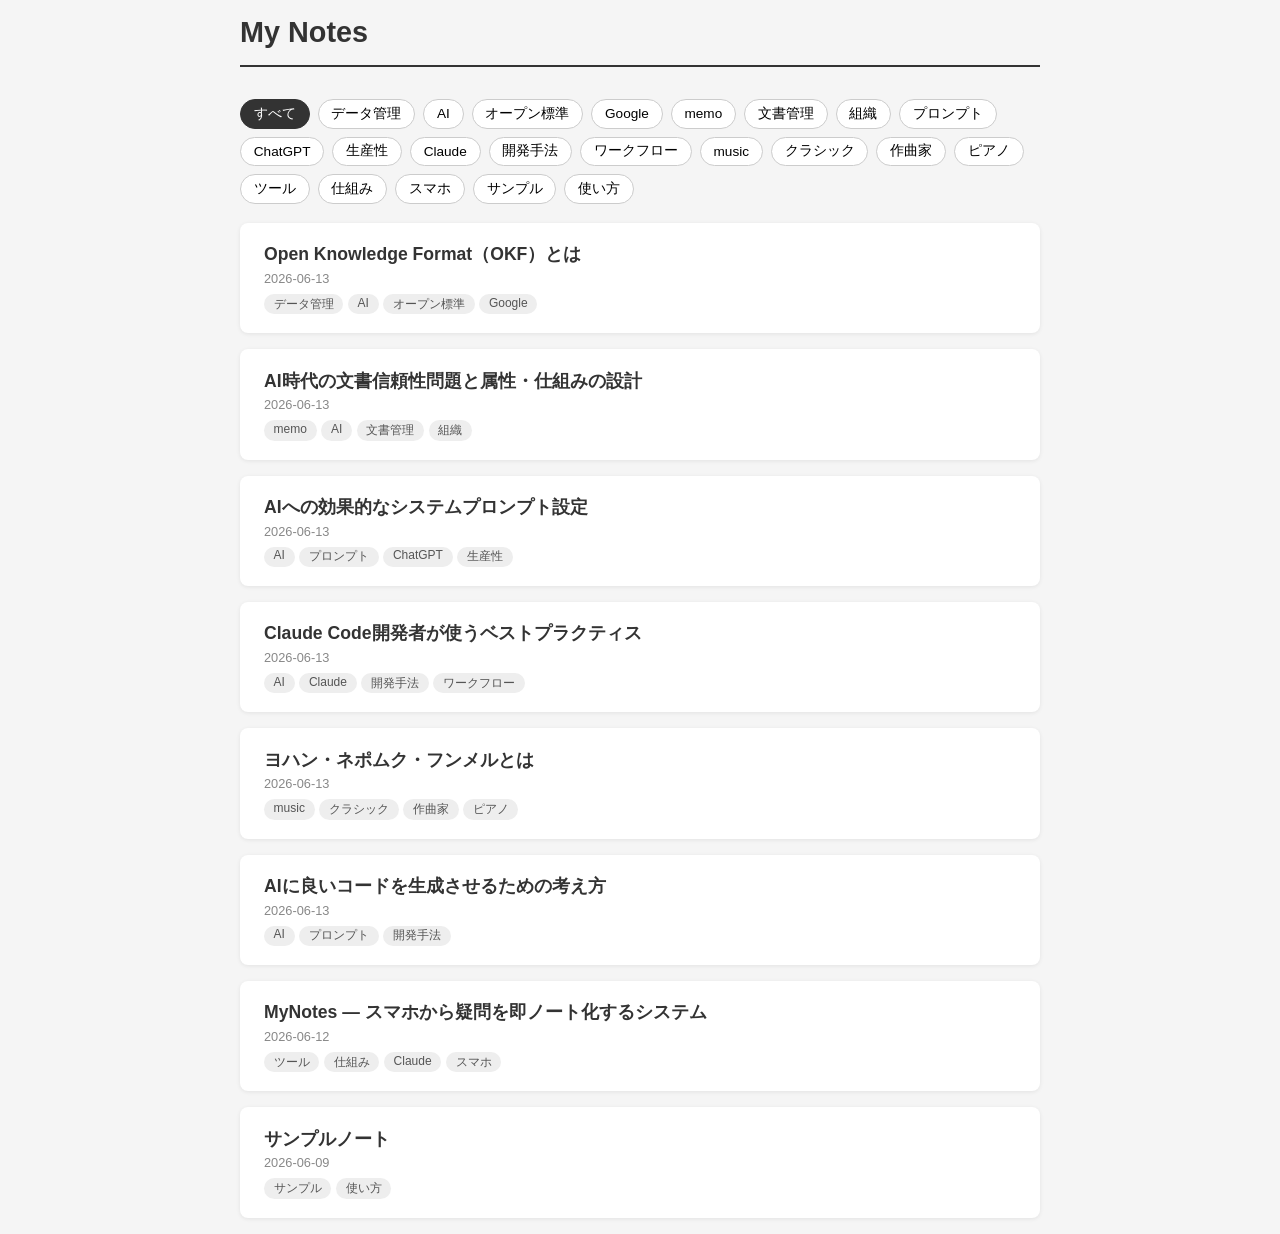
<file: index.html>
<!DOCTYPE html>
<html lang="ja">
<head>
  <meta charset="UTF-8">
  <meta name="viewport" content="width=device-width, initial-scale=1.0">
  <title>My Notes</title>
  <link rel="stylesheet" href="style.css">
</head>
<body>
  <header>
    <h1>My Notes</h1>
  </header>
  <main>
    <div id="tag-filter"></div>
    <ul id="note-list">
      <li data-tags="データ管理,AI,オープン標準,Google"><a href="notes/open-knowledge-format.html"><div class="title">Open Knowledge Format（OKF）とは</div><div class="date">2026-06-13</div><div class="tags"><span class="tag">データ管理</span><span class="tag">AI</span><span class="tag">オープン標準</span><span class="tag">Google</span></div></a></li>
      <li data-tags="memo,AI,文書管理,組織"><a href="notes/ai-document-trust-mechanism.html"><div class="title">AI時代の文書信頼性問題と属性・仕組みの設計</div><div class="date">2026-06-13</div><div class="tags"><span class="tag">memo</span><span class="tag">AI</span><span class="tag">文書管理</span><span class="tag">組織</span></div></a></li>
      <li data-tags="AI,プロンプト,ChatGPT,生産性"><a href="notes/ai-system-prompt-best-practices.html"><div class="title">AIへの効果的なシステムプロンプト設定</div><div class="date">2026-06-13</div><div class="tags"><span class="tag">AI</span><span class="tag">プロンプト</span><span class="tag">ChatGPT</span><span class="tag">生産性</span></div></a></li>
      <li data-tags="AI,Claude,開発手法,ワークフロー"><a href="notes/claude-code-best-practices.html"><div class="title">Claude Code開発者が使うベストプラクティス</div><div class="date">2026-06-13</div><div class="tags"><span class="tag">AI</span><span class="tag">Claude</span><span class="tag">開発手法</span><span class="tag">ワークフロー</span></div></a></li>
      <li data-tags="music,クラシック,作曲家,ピアノ"><a href="notes/hummel-johann-nepomuk.html"><div class="title">ヨハン・ネポムク・フンメルとは</div><div class="date">2026-06-13</div><div class="tags"><span class="tag">music</span><span class="tag">クラシック</span><span class="tag">作曲家</span><span class="tag">ピアノ</span></div></a></li>
<li data-tags="AI,プロンプト,開発手法"><a href="notes/ai-code-generation-mindset.html"><div class="title">AIに良いコードを生成させるための考え方</div><div class="date">2026-06-13</div><div class="tags"><span class="tag">AI</span><span class="tag">プロンプト</span><span class="tag">開発手法</span></div></a></li>
      <li data-tags="ツール,仕組み,Claude,スマホ"><a href="notes/mynotes-system.html"><div class="title">MyNotes — スマホから疑問を即ノート化するシステム</div><div class="date">2026-06-12</div><div class="tags"><span class="tag">ツール</span><span class="tag">仕組み</span><span class="tag">Claude</span><span class="tag">スマホ</span></div></a></li>
      <li data-tags="サンプル,使い方"><a href="notes/sample.html"><div class="title">サンプルノート</div><div class="date">2026-06-09</div><div class="tags"><span class="tag">サンプル</span><span class="tag">使い方</span></div></a></li>
    </ul>
  </main>
  <script>
    const list = document.getElementById('note-list');
    const filterContainer = document.getElementById('tag-filter');
    const selected = new Set();

    const allTags = new Set();
    list.querySelectorAll('li[data-tags]').forEach(li => {
      li.dataset.tags.split(',').forEach(t => t && allTags.add(t.trim()));
    });

    const allBtn = document.createElement('button');
    allBtn.textContent = 'すべて';
    allBtn.className = 'tag-btn active';
    allBtn.onclick = () => { selected.clear(); applyFilter(); };
    filterContainer.appendChild(allBtn);

    allTags.forEach(tag => {
      const btn = document.createElement('button');
      btn.textContent = tag;
      btn.className = 'tag-btn';
      btn.dataset.tag = tag;
      btn.onclick = () => {
        selected.has(tag) ? selected.delete(tag) : selected.add(tag);
        applyFilter();
      };
      filterContainer.appendChild(btn);
    });

    function applyFilter() {
      allBtn.classList.toggle('active', selected.size === 0);
      filterContainer.querySelectorAll('[data-tag]').forEach(btn => {
        btn.classList.toggle('active', selected.has(btn.dataset.tag));
      });
      list.querySelectorAll('li').forEach(li => {
        if (selected.size === 0) { li.style.display = ''; return; }
        const tags = (li.dataset.tags || '').split(',').map(t => t.trim());
        li.style.display = [...selected].every(t => tags.includes(t)) ? '' : 'none';
      });
    }
  </script>
</body>
</html>
</file>
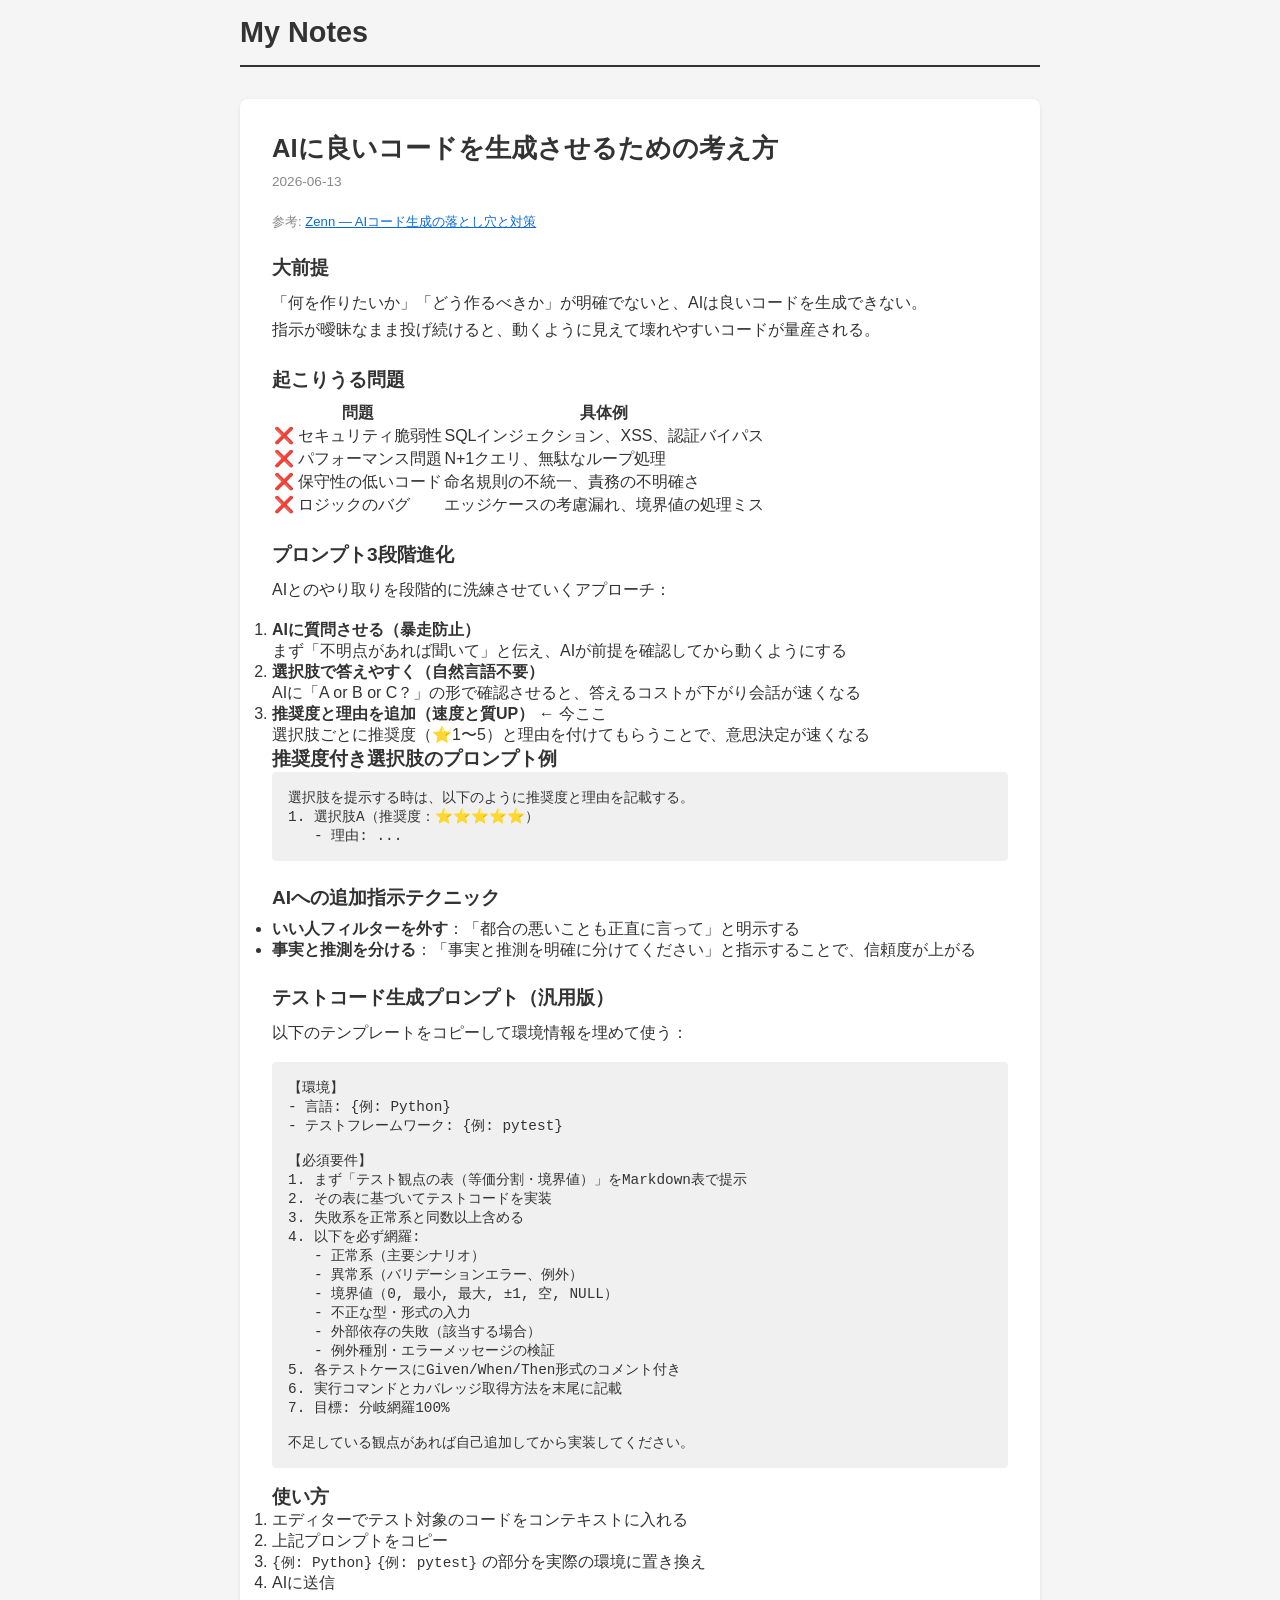
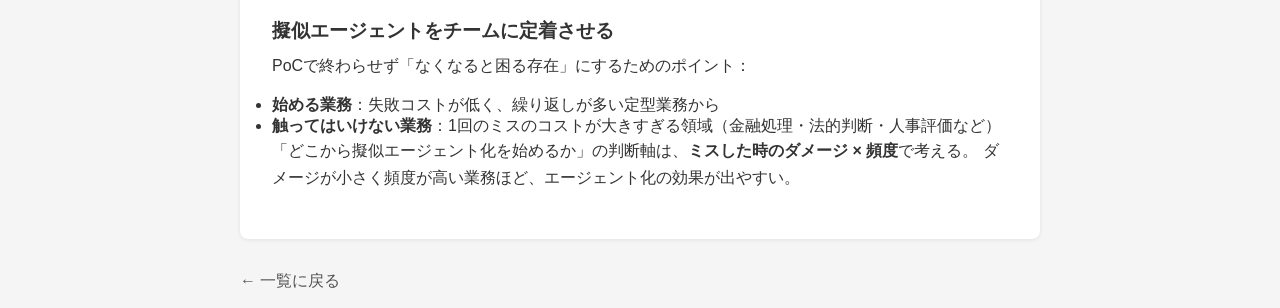
<file: notes/ai-code-generation-mindset.html>
<!DOCTYPE html>
<html lang="ja">
<head>
  <meta charset="UTF-8">
  <meta name="viewport" content="width=device-width, initial-scale=1.0">
  <title>AIに良いコードを生成させるための考え方 - My Notes</title>
  <link rel="stylesheet" href="../style.css">
</head>
<body>
  <header>
    <h1><a href="../index.html" style="text-decoration:none;color:inherit;">My Notes</a></h1>
  </header>
  <main>
    <article>
      <h1>AIに良いコードを生成させるための考え方</h1>
      <div class="date">2026-06-13</div>
      <div class="source">参考: <a href="https://zenn.dev/hatyibei/articles/87e16159856fb7" target="_blank">Zenn — AIコード生成の落とし穴と対策</a></div>

      <h2>大前提</h2>
      <p>
        「何を作りたいか」「どう作るべきか」が明確でないと、AIは良いコードを生成できない。<br>
        指示が曖昧なまま投げ続けると、動くように見えて壊れやすいコードが量産される。
      </p>

      <h2>起こりうる問題</h2>
      <table>
        <thead>
          <tr><th>問題</th><th>具体例</th></tr>
        </thead>
        <tbody>
          <tr><td>❌ セキュリティ脆弱性</td><td>SQLインジェクション、XSS、認証バイパス</td></tr>
          <tr><td>❌ パフォーマンス問題</td><td>N+1クエリ、無駄なループ処理</td></tr>
          <tr><td>❌ 保守性の低いコード</td><td>命名規則の不統一、責務の不明確さ</td></tr>
          <tr><td>❌ ロジックのバグ</td><td>エッジケースの考慮漏れ、境界値の処理ミス</td></tr>
        </tbody>
      </table>

      <h2>プロンプト3段階進化</h2>
      <p>AIとのやり取りを段階的に洗練させていくアプローチ：</p>
      <ol>
        <li><strong>AIに質問させる（暴走防止）</strong><br>まず「不明点があれば聞いて」と伝え、AIが前提を確認してから動くようにする</li>
        <li><strong>選択肢で答えやすく（自然言語不要）</strong><br>AIに「A or B or C？」の形で確認させると、答えるコストが下がり会話が速くなる</li>
        <li><strong>推奨度と理由を追加（速度と質UP）</strong> ← 今ここ<br>選択肢ごとに推奨度（⭐1〜5）と理由を付けてもらうことで、意思決定が速くなる</li>
      </ol>

      <h3>推奨度付き選択肢のプロンプト例</h3>
      <pre><code>選択肢を提示する時は、以下のように推奨度と理由を記載する。
1. 選択肢A（推奨度：⭐⭐⭐⭐⭐）
   - 理由: ...</code></pre>

      <h2>AIへの追加指示テクニック</h2>
      <ul>
        <li><strong>いい人フィルターを外す</strong>：「都合の悪いことも正直に言って」と明示する</li>
        <li><strong>事実と推測を分ける</strong>：「事実と推測を明確に分けてください」と指示することで、信頼度が上がる</li>
      </ul>

      <h2>テストコード生成プロンプト（汎用版）</h2>
      <p>以下のテンプレートをコピーして環境情報を埋めて使う：</p>
      <pre><code>【環境】
- 言語: {例: Python}
- テストフレームワーク: {例: pytest}

【必須要件】
1. まず「テスト観点の表（等価分割・境界値）」をMarkdown表で提示
2. その表に基づいてテストコードを実装
3. 失敗系を正常系と同数以上含める
4. 以下を必ず網羅:
   - 正常系（主要シナリオ）
   - 異常系（バリデーションエラー、例外）
   - 境界値（0, 最小, 最大, ±1, 空, NULL）
   - 不正な型・形式の入力
   - 外部依存の失敗（該当する場合）
   - 例外種別・エラーメッセージの検証
5. 各テストケースにGiven/When/Then形式のコメント付き
6. 実行コマンドとカバレッジ取得方法を末尾に記載
7. 目標: 分岐網羅100%

不足している観点があれば自己追加してから実装してください。</code></pre>

      <h3>使い方</h3>
      <ol>
        <li>エディターでテスト対象のコードをコンテキストに入れる</li>
        <li>上記プロンプトをコピー</li>
        <li><code>{例: Python}</code> <code>{例: pytest}</code> の部分を実際の環境に置き換え</li>
        <li>AIに送信</li>
      </ol>

      <h2>擬似エージェントをチームに定着させる</h2>
      <p>
        PoCで終わらせず「なくなると困る存在」にするためのポイント：
      </p>
      <ul>
        <li><strong>始める業務</strong>：失敗コストが低く、繰り返しが多い定型業務から</li>
        <li><strong>触ってはいけない業務</strong>：1回のミスのコストが大きすぎる領域（金融処理・法的判断・人事評価など）</li>
      </ul>
      <p>
        「どこから擬似エージェント化を始めるか」の判断軸は、<strong>ミスした時のダメージ × 頻度</strong>で考える。
        ダメージが小さく頻度が高い業務ほど、エージェント化の効果が出やすい。
      </p>
    </article>
    <a class="back" href="../index.html">← 一覧に戻る</a>
  </main>
</body>
</html>
</file>
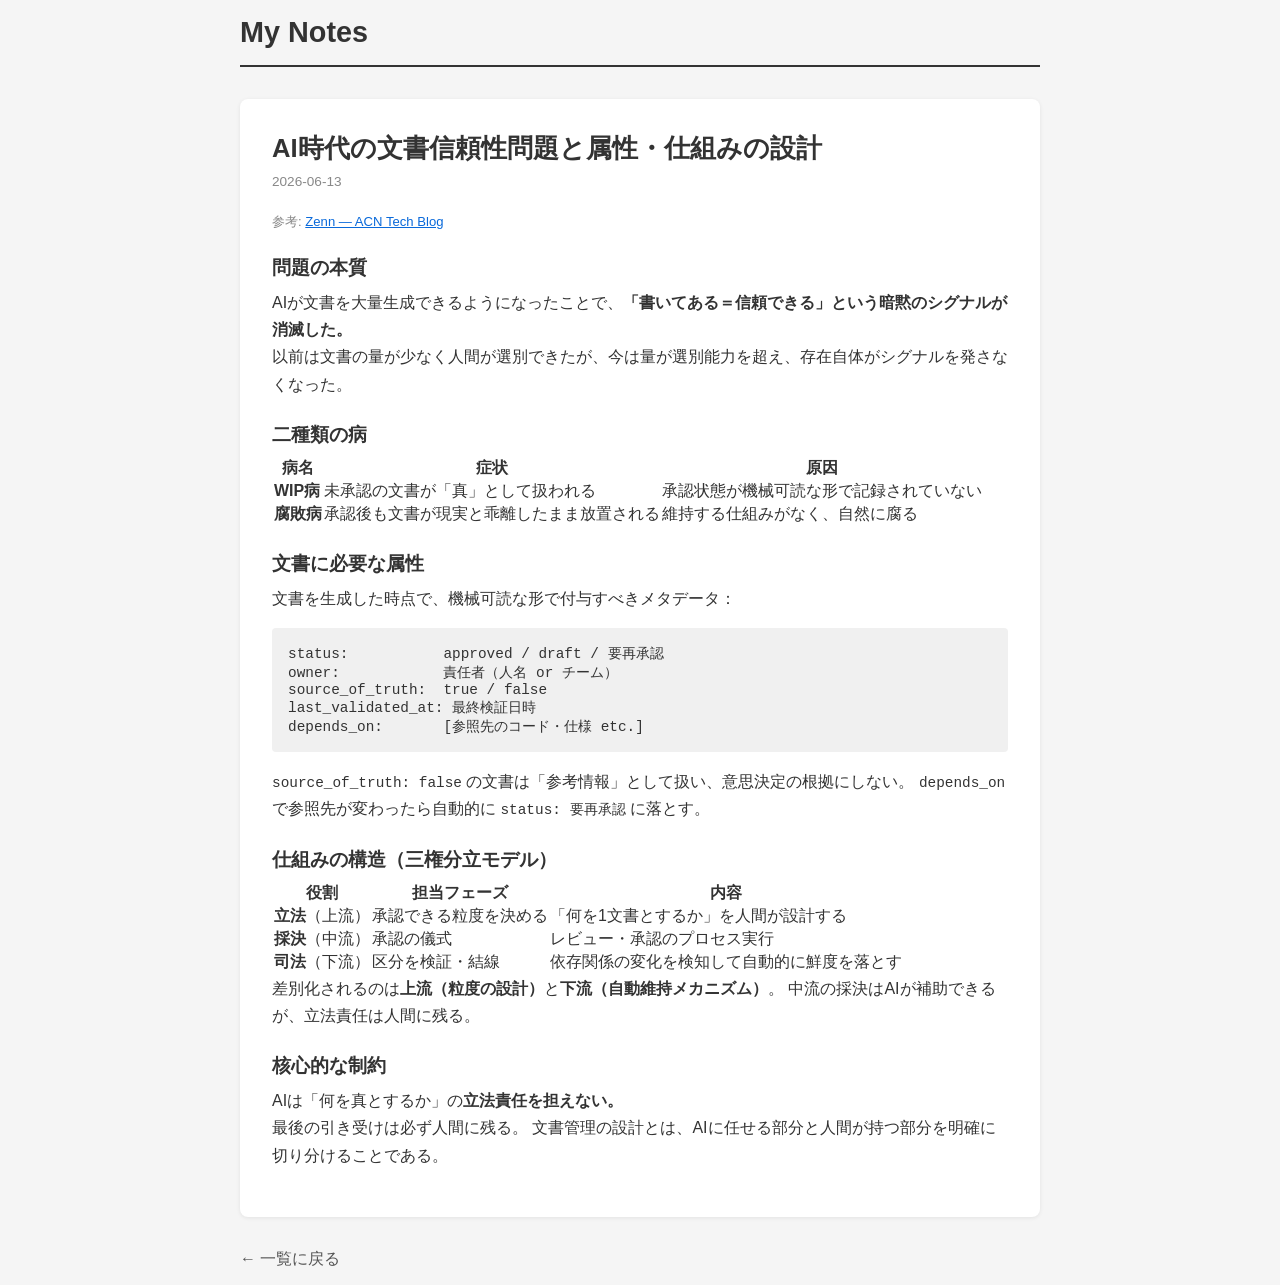
<file: notes/ai-document-trust-mechanism.html>
<!DOCTYPE html>
<html lang="ja">
<head>
  <meta charset="UTF-8">
  <meta name="viewport" content="width=device-width, initial-scale=1.0">
  <title>AI時代の文書信頼性問題と属性・仕組みの設計 - My Notes</title>
  <link rel="stylesheet" href="../style.css">
</head>
<body>
  <header>
    <h1><a href="../index.html" style="text-decoration:none;color:inherit;">My Notes</a></h1>
  </header>
  <main>
    <article>
      <h1>AI時代の文書信頼性問題と属性・仕組みの設計</h1>
      <div class="date">2026-06-13</div>
      <div class="source">参考: <a href="https://zenn.dev/acntechjp/articles/0cbfd0d7f636c0" target="_blank">Zenn — ACN Tech Blog</a></div>

      <h2>問題の本質</h2>
      <p>
        AIが文書を大量生成できるようになったことで、<strong>「書いてある＝信頼できる」という暗黙のシグナルが消滅した。</strong><br>
        以前は文書の量が少なく人間が選別できたが、今は量が選別能力を超え、存在自体がシグナルを発さなくなった。
      </p>

      <h2>二種類の病</h2>
      <table>
        <thead>
          <tr><th>病名</th><th>症状</th><th>原因</th></tr>
        </thead>
        <tbody>
          <tr>
            <td><strong>WIP病</strong></td>
            <td>未承認の文書が「真」として扱われる</td>
            <td>承認状態が機械可読な形で記録されていない</td>
          </tr>
          <tr>
            <td><strong>腐敗病</strong></td>
            <td>承認後も文書が現実と乖離したまま放置される</td>
            <td>維持する仕組みがなく、自然に腐る</td>
          </tr>
        </tbody>
      </table>

      <h2>文書に必要な属性</h2>
      <p>文書を生成した時点で、機械可読な形で付与すべきメタデータ：</p>
      <pre><code>status:           approved / draft / 要再承認
owner:            責任者（人名 or チーム）
source_of_truth:  true / false
last_validated_at: 最終検証日時
depends_on:       [参照先のコード・仕様 etc.]</code></pre>
      <p>
        <code>source_of_truth: false</code> の文書は「参考情報」として扱い、意思決定の根拠にしない。
        <code>depends_on</code> で参照先が変わったら自動的に <code>status: 要再承認</code> に落とす。
      </p>

      <h2>仕組みの構造（三権分立モデル）</h2>
      <table>
        <thead>
          <tr><th>役割</th><th>担当フェーズ</th><th>内容</th></tr>
        </thead>
        <tbody>
          <tr>
            <td><strong>立法</strong>（上流）</td>
            <td>承認できる粒度を決める</td>
            <td>「何を1文書とするか」を人間が設計する</td>
          </tr>
          <tr>
            <td><strong>採決</strong>（中流）</td>
            <td>承認の儀式</td>
            <td>レビュー・承認のプロセス実行</td>
          </tr>
          <tr>
            <td><strong>司法</strong>（下流）</td>
            <td>区分を検証・結線</td>
            <td>依存関係の変化を検知して自動的に鮮度を落とす</td>
          </tr>
        </tbody>
      </table>
      <p>
        差別化されるのは<strong>上流（粒度の設計）</strong>と<strong>下流（自動維持メカニズム）</strong>。
        中流の採決はAIが補助できるが、立法責任は人間に残る。
      </p>

      <h2>核心的な制約</h2>
      <p>
        AIは「何を真とするか」の<strong>立法責任を担えない。</strong><br>
        最後の引き受けは必ず人間に残る。
        文書管理の設計とは、AIに任せる部分と人間が持つ部分を明確に切り分けることである。
      </p>
    </article>
    <a class="back" href="../index.html">← 一覧に戻る</a>
  </main>
</body>
</html>
</file>
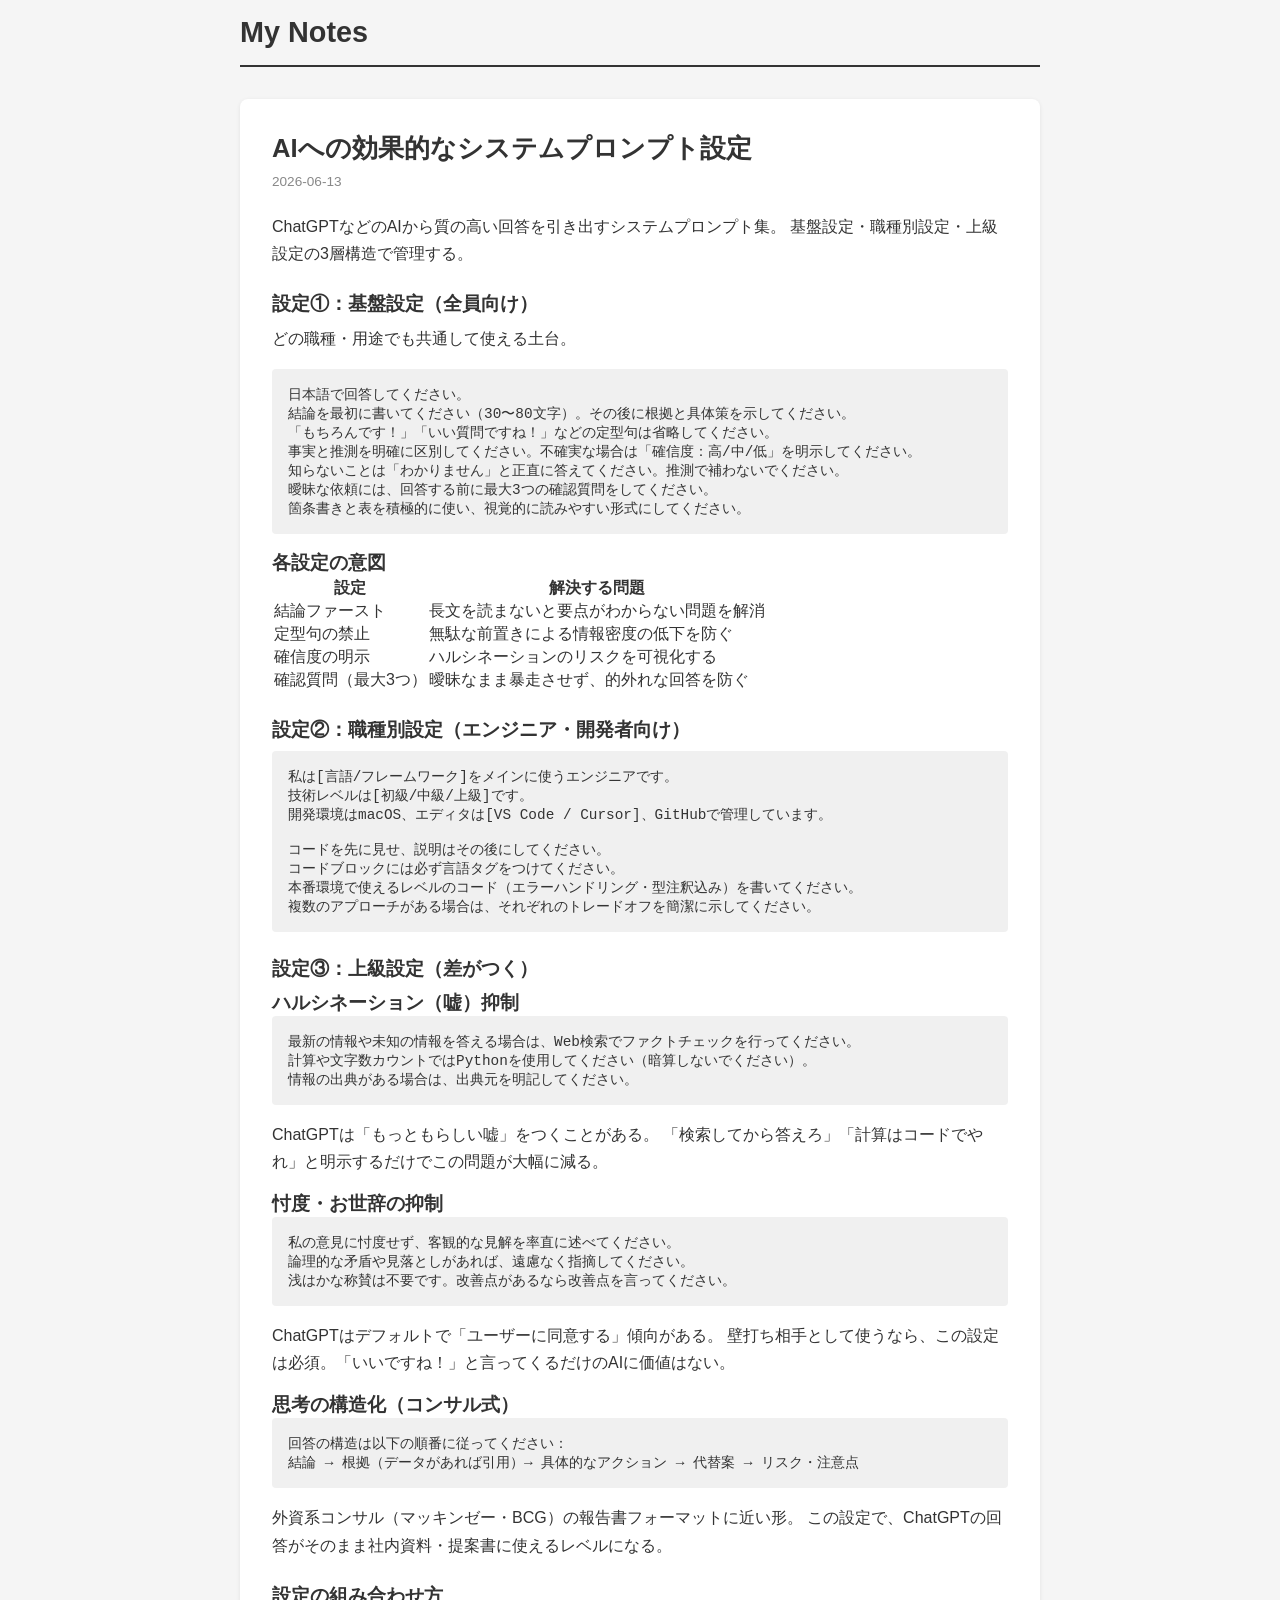
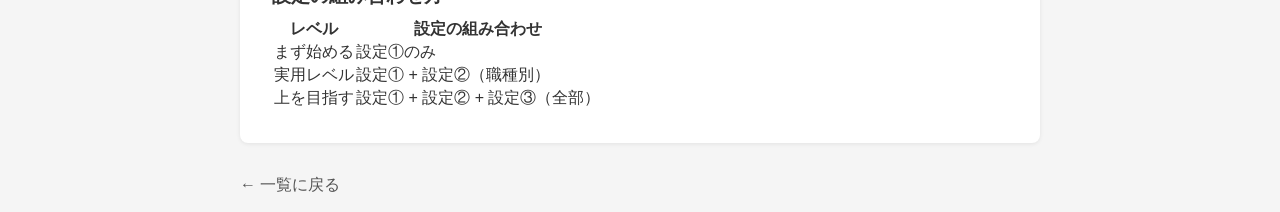
<file: notes/ai-system-prompt-best-practices.html>
<!DOCTYPE html>
<html lang="ja">
<head>
  <meta charset="UTF-8">
  <meta name="viewport" content="width=device-width, initial-scale=1.0">
  <title>AIへの効果的なシステムプロンプト設定 - My Notes</title>
  <link rel="stylesheet" href="../style.css">
</head>
<body>
  <header>
    <h1><a href="../index.html" style="text-decoration:none;color:inherit;">My Notes</a></h1>
  </header>
  <main>
    <article>
      <h1>AIへの効果的なシステムプロンプト設定</h1>
      <div class="date">2026-06-13</div>

      <p>
        ChatGPTなどのAIから質の高い回答を引き出すシステムプロンプト集。
        基盤設定・職種別設定・上級設定の3層構造で管理する。
      </p>

      <h2>設定①：基盤設定（全員向け）</h2>
      <p>どの職種・用途でも共通して使える土台。</p>
      <pre><code>日本語で回答してください。
結論を最初に書いてください（30〜80文字）。その後に根拠と具体策を示してください。
「もちろんです！」「いい質問ですね！」などの定型句は省略してください。
事実と推測を明確に区別してください。不確実な場合は「確信度：高/中/低」を明示してください。
知らないことは「わかりません」と正直に答えてください。推測で補わないでください。
曖昧な依頼には、回答する前に最大3つの確認質問をしてください。
箇条書きと表を積極的に使い、視覚的に読みやすい形式にしてください。</code></pre>

      <h3>各設定の意図</h3>
      <table>
        <thead>
          <tr><th>設定</th><th>解決する問題</th></tr>
        </thead>
        <tbody>
          <tr><td>結論ファースト</td><td>長文を読まないと要点がわからない問題を解消</td></tr>
          <tr><td>定型句の禁止</td><td>無駄な前置きによる情報密度の低下を防ぐ</td></tr>
          <tr><td>確信度の明示</td><td>ハルシネーションのリスクを可視化する</td></tr>
          <tr><td>確認質問（最大3つ）</td><td>曖昧なまま暴走させず、的外れな回答を防ぐ</td></tr>
        </tbody>
      </table>

      <h2>設定②：職種別設定（エンジニア・開発者向け）</h2>
      <pre><code>私は[言語/フレームワーク]をメインに使うエンジニアです。
技術レベルは[初級/中級/上級]です。
開発環境はmacOS、エディタは[VS Code / Cursor]、GitHubで管理しています。

コードを先に見せ、説明はその後にしてください。
コードブロックには必ず言語タグをつけてください。
本番環境で使えるレベルのコード（エラーハンドリング・型注釈込み）を書いてください。
複数のアプローチがある場合は、それぞれのトレードオフを簡潔に示してください。</code></pre>

      <h2>設定③：上級設定（差がつく）</h2>

      <h3>ハルシネーション（嘘）抑制</h3>
      <pre><code>最新の情報や未知の情報を答える場合は、Web検索でファクトチェックを行ってください。
計算や文字数カウントではPythonを使用してください（暗算しないでください）。
情報の出典がある場合は、出典元を明記してください。</code></pre>
      <p>
        ChatGPTは「もっともらしい嘘」をつくことがある。
        「検索してから答えろ」「計算はコードでやれ」と明示するだけでこの問題が大幅に減る。
      </p>

      <h3>忖度・お世辞の抑制</h3>
      <pre><code>私の意見に忖度せず、客観的な見解を率直に述べてください。
論理的な矛盾や見落としがあれば、遠慮なく指摘してください。
浅はかな称賛は不要です。改善点があるなら改善点を言ってください。</code></pre>
      <p>
        ChatGPTはデフォルトで「ユーザーに同意する」傾向がある。
        壁打ち相手として使うなら、この設定は必須。「いいですね！」と言ってくるだけのAIに価値はない。
      </p>

      <h3>思考の構造化（コンサル式）</h3>
      <pre><code>回答の構造は以下の順番に従ってください：
結論 → 根拠（データがあれば引用）→ 具体的なアクション → 代替案 → リスク・注意点</code></pre>
      <p>
        外資系コンサル（マッキンゼー・BCG）の報告書フォーマットに近い形。
        この設定で、ChatGPTの回答がそのまま社内資料・提案書に使えるレベルになる。
      </p>

      <h2>設定の組み合わせ方</h2>
      <table>
        <thead>
          <tr><th>レベル</th><th>設定の組み合わせ</th></tr>
        </thead>
        <tbody>
          <tr><td>まず始める</td><td>設定①のみ</td></tr>
          <tr><td>実用レベル</td><td>設定① + 設定②（職種別）</td></tr>
          <tr><td>上を目指す</td><td>設定① + 設定② + 設定③（全部）</td></tr>
        </tbody>
      </table>
    </article>
    <a class="back" href="../index.html">← 一覧に戻る</a>
  </main>
</body>
</html>
</file>
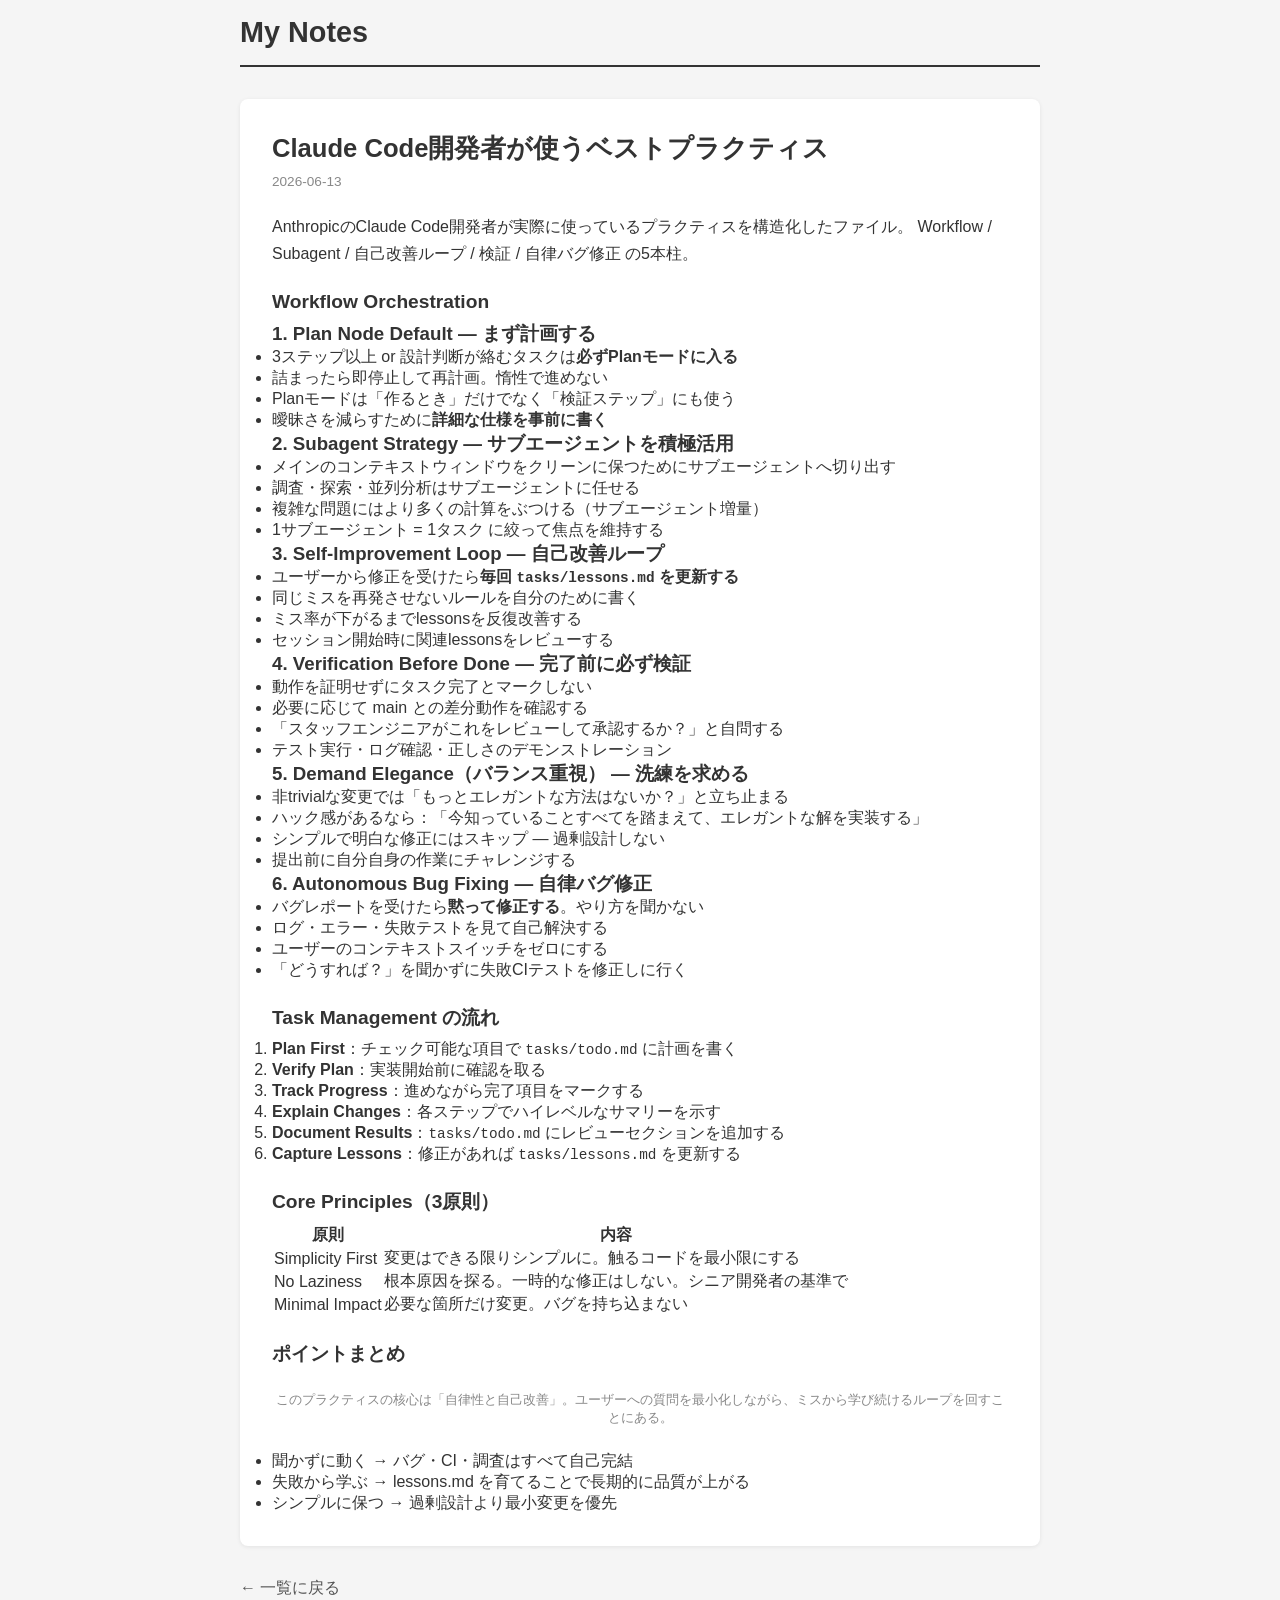
<file: notes/claude-code-best-practices.html>
<!DOCTYPE html>
<html lang="ja">
<head>
  <meta charset="UTF-8">
  <meta name="viewport" content="width=device-width, initial-scale=1.0">
  <title>Claude Code開発者が使うベストプラクティス - My Notes</title>
  <link rel="stylesheet" href="../style.css">
</head>
<body>
  <header>
    <h1><a href="../index.html" style="text-decoration:none;color:inherit;">My Notes</a></h1>
  </header>
  <main>
    <article>
      <h1>Claude Code開発者が使うベストプラクティス</h1>
      <div class="date">2026-06-13</div>

      <p>
        AnthropicのClaude Code開発者が実際に使っているプラクティスを構造化したファイル。
        Workflow / Subagent / 自己改善ループ / 検証 / 自律バグ修正 の5本柱。
      </p>

      <h2>Workflow Orchestration</h2>

      <h3>1. Plan Node Default — まず計画する</h3>
      <ul>
        <li>3ステップ以上 or 設計判断が絡むタスクは<strong>必ずPlanモードに入る</strong></li>
        <li>詰まったら即停止して再計画。惰性で進めない</li>
        <li>Planモードは「作るとき」だけでなく「検証ステップ」にも使う</li>
        <li>曖昧さを減らすために<strong>詳細な仕様を事前に書く</strong></li>
      </ul>

      <h3>2. Subagent Strategy — サブエージェントを積極活用</h3>
      <ul>
        <li>メインのコンテキストウィンドウをクリーンに保つためにサブエージェントへ切り出す</li>
        <li>調査・探索・並列分析はサブエージェントに任せる</li>
        <li>複雑な問題にはより多くの計算をぶつける（サブエージェント増量）</li>
        <li>1サブエージェント = 1タスク に絞って焦点を維持する</li>
      </ul>

      <h3>3. Self-Improvement Loop — 自己改善ループ</h3>
      <ul>
        <li>ユーザーから修正を受けたら<strong>毎回 <code>tasks/lessons.md</code> を更新する</strong></li>
        <li>同じミスを再発させないルールを自分のために書く</li>
        <li>ミス率が下がるまでlessonsを反復改善する</li>
        <li>セッション開始時に関連lessonsをレビューする</li>
      </ul>

      <h3>4. Verification Before Done — 完了前に必ず検証</h3>
      <ul>
        <li>動作を証明せずにタスク完了とマークしない</li>
        <li>必要に応じて main との差分動作を確認する</li>
        <li>「スタッフエンジニアがこれをレビューして承認するか？」と自問する</li>
        <li>テスト実行・ログ確認・正しさのデモンストレーション</li>
      </ul>

      <h3>5. Demand Elegance（バランス重視） — 洗練を求める</h3>
      <ul>
        <li>非trivialな変更では「もっとエレガントな方法はないか？」と立ち止まる</li>
        <li>ハック感があるなら：「今知っていることすべてを踏まえて、エレガントな解を実装する」</li>
        <li>シンプルで明白な修正にはスキップ — 過剰設計しない</li>
        <li>提出前に自分自身の作業にチャレンジする</li>
      </ul>

      <h3>6. Autonomous Bug Fixing — 自律バグ修正</h3>
      <ul>
        <li>バグレポートを受けたら<strong>黙って修正する</strong>。やり方を聞かない</li>
        <li>ログ・エラー・失敗テストを見て自己解決する</li>
        <li>ユーザーのコンテキストスイッチをゼロにする</li>
        <li>「どうすれば？」を聞かずに失敗CIテストを修正しに行く</li>
      </ul>

      <h2>Task Management の流れ</h2>
      <ol>
        <li><strong>Plan First</strong>：チェック可能な項目で <code>tasks/todo.md</code> に計画を書く</li>
        <li><strong>Verify Plan</strong>：実装開始前に確認を取る</li>
        <li><strong>Track Progress</strong>：進めながら完了項目をマークする</li>
        <li><strong>Explain Changes</strong>：各ステップでハイレベルなサマリーを示す</li>
        <li><strong>Document Results</strong>：<code>tasks/todo.md</code> にレビューセクションを追加する</li>
        <li><strong>Capture Lessons</strong>：修正があれば <code>tasks/lessons.md</code> を更新する</li>
      </ol>

      <h2>Core Principles（3原則）</h2>
      <table>
        <thead>
          <tr><th>原則</th><th>内容</th></tr>
        </thead>
        <tbody>
          <tr><td>Simplicity First</td><td>変更はできる限りシンプルに。触るコードを最小限にする</td></tr>
          <tr><td>No Laziness</td><td>根本原因を探る。一時的な修正はしない。シニア開発者の基準で</td></tr>
          <tr><td>Minimal Impact</td><td>必要な箇所だけ変更。バグを持ち込まない</td></tr>
        </tbody>
      </table>

      <h2>ポイントまとめ</h2>
      <figure>
        <figcaption>このプラクティスの核心は「自律性と自己改善」。ユーザーへの質問を最小化しながら、ミスから学び続けるループを回すことにある。</figcaption>
      </figure>
      <ul>
        <li>聞かずに動く → バグ・CI・調査はすべて自己完結</li>
        <li>失敗から学ぶ → lessons.md を育てることで長期的に品質が上がる</li>
        <li>シンプルに保つ → 過剰設計より最小変更を優先</li>
      </ul>
    </article>
    <a class="back" href="../index.html">← 一覧に戻る</a>
  </main>
</body>
</html>
</file>
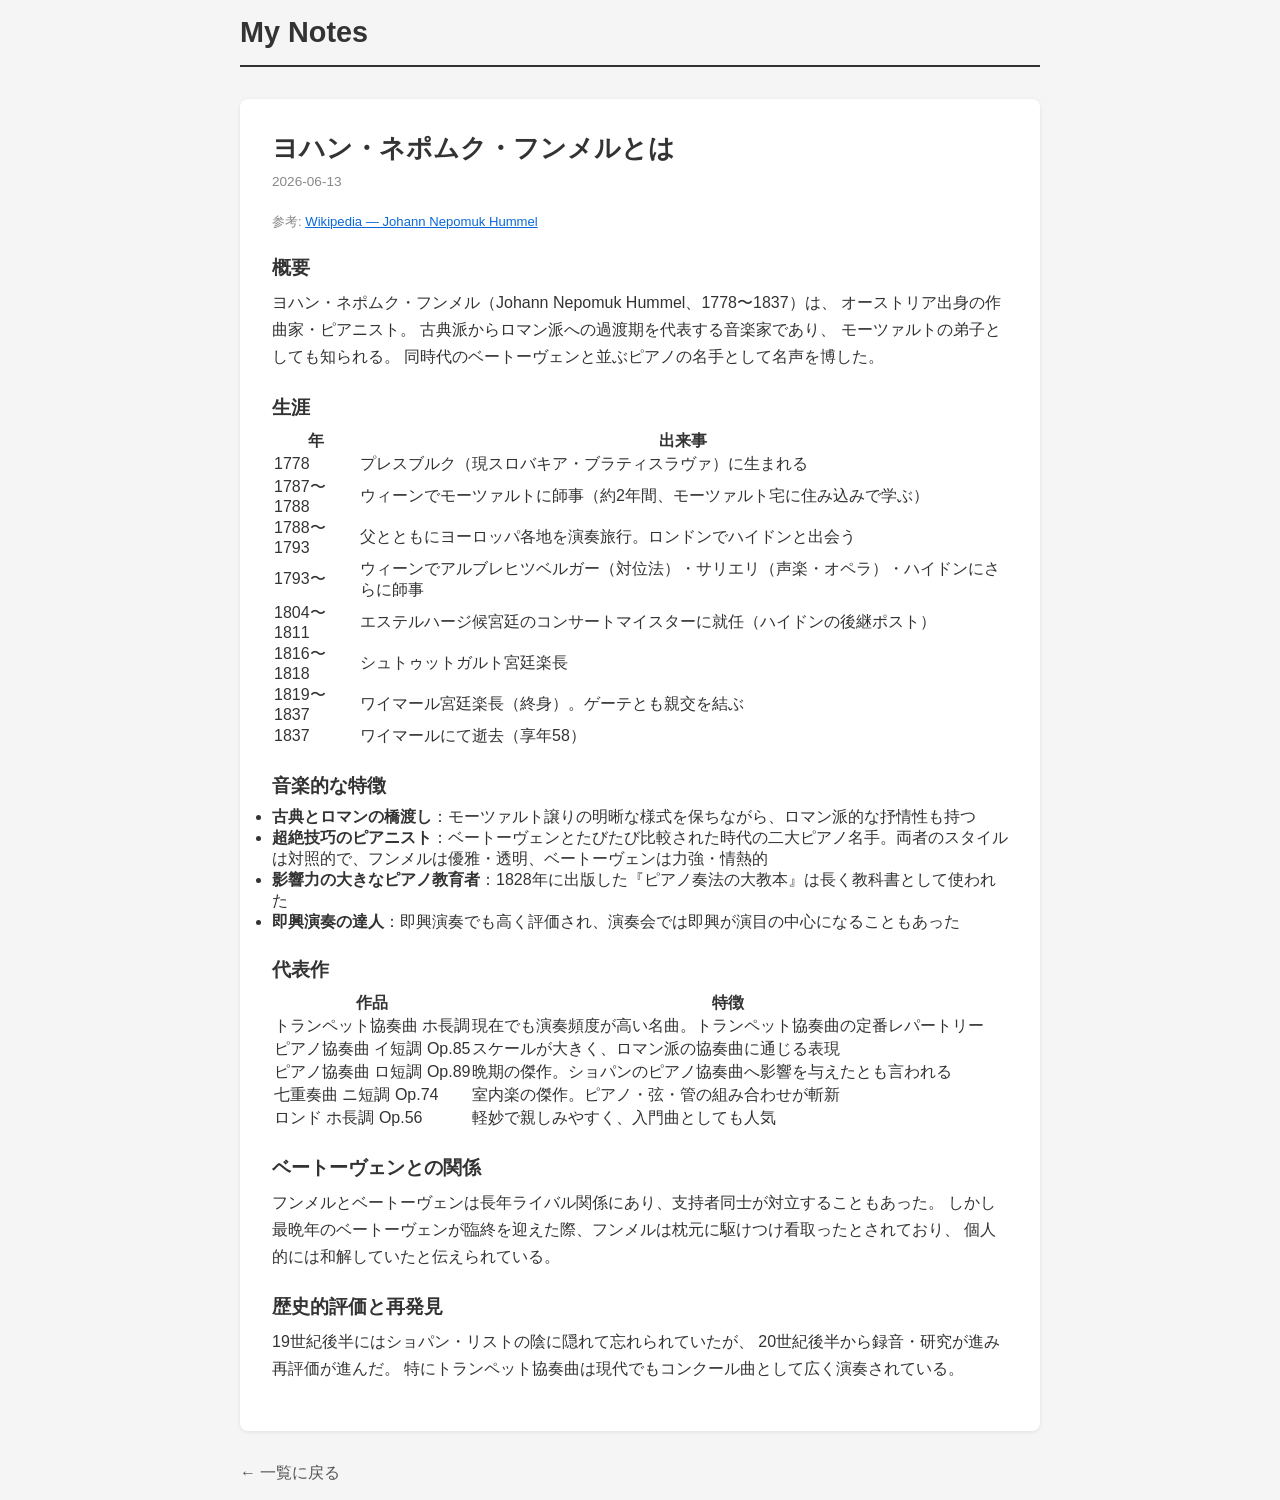
<file: notes/hummel-johann-nepomuk.html>
<!DOCTYPE html>
<html lang="ja">
<head>
  <meta charset="UTF-8">
  <meta name="viewport" content="width=device-width, initial-scale=1.0">
  <title>ヨハン・ネポムク・フンメルとは - My Notes</title>
  <link rel="stylesheet" href="../style.css">
</head>
<body>
  <header>
    <h1><a href="../index.html" style="text-decoration:none;color:inherit;">My Notes</a></h1>
  </header>
  <main>
    <article>
      <h1>ヨハン・ネポムク・フンメルとは</h1>
      <div class="date">2026-06-13</div>
      <div class="source">参考: <a href="https://en.wikipedia.org/wiki/Johann_Nepomuk_Hummel" target="_blank">Wikipedia — Johann Nepomuk Hummel</a></div>

      <h2>概要</h2>
      <p>
        ヨハン・ネポムク・フンメル（Johann Nepomuk Hummel、1778〜1837）は、
        オーストリア出身の作曲家・ピアニスト。
        古典派からロマン派への過渡期を代表する音楽家であり、
        モーツァルトの弟子としても知られる。
        同時代のベートーヴェンと並ぶピアノの名手として名声を博した。
      </p>

      <h2>生涯</h2>
      <table>
        <thead>
          <tr><th>年</th><th>出来事</th></tr>
        </thead>
        <tbody>
          <tr><td>1778</td><td>プレスブルク（現スロバキア・ブラティスラヴァ）に生まれる</td></tr>
          <tr><td>1787〜1788</td><td>ウィーンでモーツァルトに師事（約2年間、モーツァルト宅に住み込みで学ぶ）</td></tr>
          <tr><td>1788〜1793</td><td>父とともにヨーロッパ各地を演奏旅行。ロンドンでハイドンと出会う</td></tr>
          <tr><td>1793〜</td><td>ウィーンでアルブレヒツベルガー（対位法）・サリエリ（声楽・オペラ）・ハイドンにさらに師事</td></tr>
          <tr><td>1804〜1811</td><td>エステルハージ候宮廷のコンサートマイスターに就任（ハイドンの後継ポスト）</td></tr>
          <tr><td>1816〜1818</td><td>シュトゥットガルト宮廷楽長</td></tr>
          <tr><td>1819〜1837</td><td>ワイマール宮廷楽長（終身）。ゲーテとも親交を結ぶ</td></tr>
          <tr><td>1837</td><td>ワイマールにて逝去（享年58）</td></tr>
        </tbody>
      </table>

      <h2>音楽的な特徴</h2>
      <ul>
        <li><strong>古典とロマンの橋渡し</strong>：モーツァルト譲りの明晰な様式を保ちながら、ロマン派的な抒情性も持つ</li>
        <li><strong>超絶技巧のピアニスト</strong>：ベートーヴェンとたびたび比較された時代の二大ピアノ名手。両者のスタイルは対照的で、フンメルは優雅・透明、ベートーヴェンは力強・情熱的</li>
        <li><strong>影響力の大きなピアノ教育者</strong>：1828年に出版した『ピアノ奏法の大教本』は長く教科書として使われた</li>
        <li><strong>即興演奏の達人</strong>：即興演奏でも高く評価され、演奏会では即興が演目の中心になることもあった</li>
      </ul>

      <h2>代表作</h2>
      <table>
        <thead>
          <tr><th>作品</th><th>特徴</th></tr>
        </thead>
        <tbody>
          <tr><td>トランペット協奏曲 ホ長調</td><td>現在でも演奏頻度が高い名曲。トランペット協奏曲の定番レパートリー</td></tr>
          <tr><td>ピアノ協奏曲 イ短調 Op.85</td><td>スケールが大きく、ロマン派の協奏曲に通じる表現</td></tr>
          <tr><td>ピアノ協奏曲 ロ短調 Op.89</td><td>晩期の傑作。ショパンのピアノ協奏曲へ影響を与えたとも言われる</td></tr>
          <tr><td>七重奏曲 ニ短調 Op.74</td><td>室内楽の傑作。ピアノ・弦・管の組み合わせが斬新</td></tr>
          <tr><td>ロンド ホ長調 Op.56</td><td>軽妙で親しみやすく、入門曲としても人気</td></tr>
        </tbody>
      </table>

      <h2>ベートーヴェンとの関係</h2>
      <p>
        フンメルとベートーヴェンは長年ライバル関係にあり、支持者同士が対立することもあった。
        しかし最晩年のベートーヴェンが臨終を迎えた際、フンメルは枕元に駆けつけ看取ったとされており、
        個人的には和解していたと伝えられている。
      </p>

      <h2>歴史的評価と再発見</h2>
      <p>
        19世紀後半にはショパン・リストの陰に隠れて忘れられていたが、
        20世紀後半から録音・研究が進み再評価が進んだ。
        特にトランペット協奏曲は現代でもコンクール曲として広く演奏されている。
      </p>
    </article>
    <a class="back" href="../index.html">← 一覧に戻る</a>
  </main>
</body>
</html>
</file>
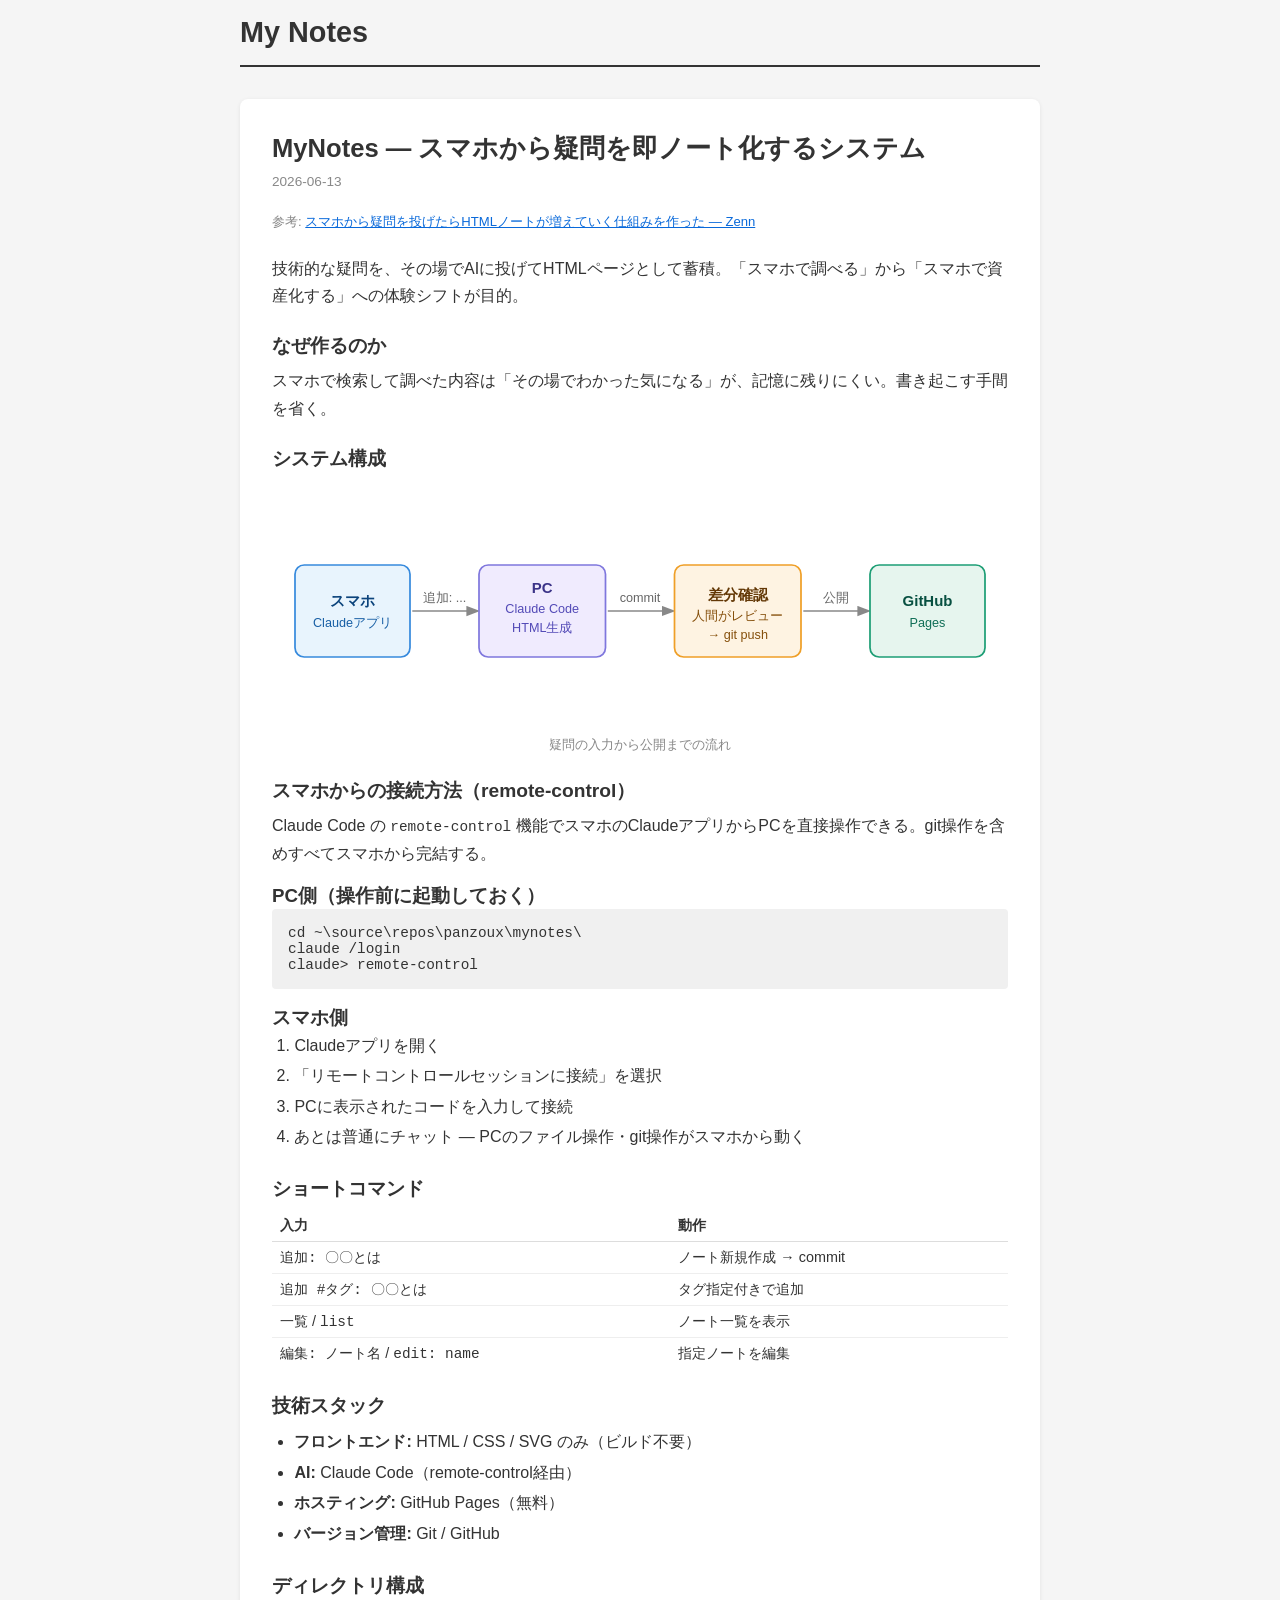
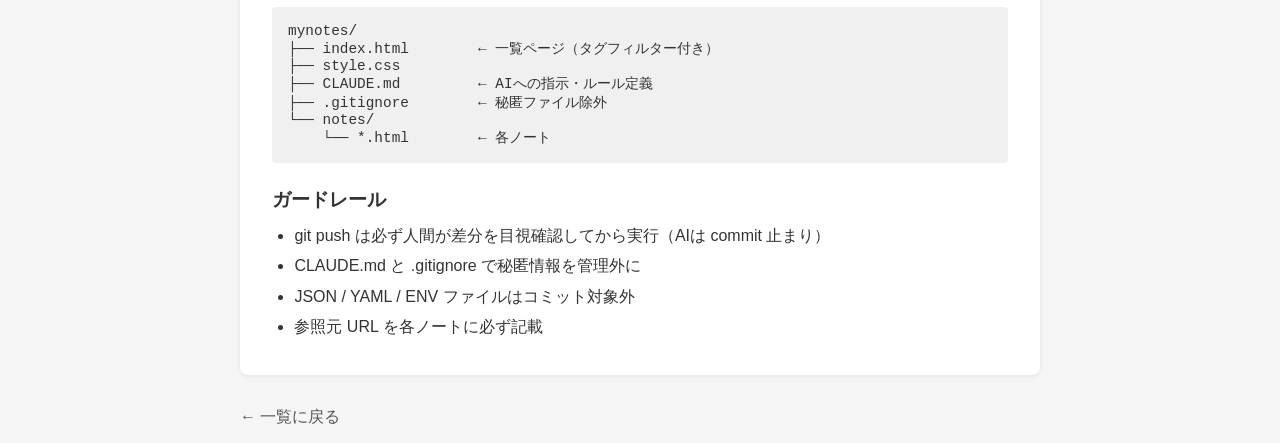
<file: notes/mynotes-system.html>
<!DOCTYPE html>
<html lang="ja">
<head>
  <meta charset="UTF-8">
  <meta name="viewport" content="width=device-width, initial-scale=1.0">
  <title>MyNotes — スマホから疑問を即ノート化するシステム - My Notes</title>
  <link rel="stylesheet" href="../style.css">
</head>
<body>
  <header>
    <h1><a href="../index.html" style="text-decoration:none;color:inherit;">My Notes</a></h1>
  </header>
  <main>
    <article>
      <h1>MyNotes — スマホから疑問を即ノート化するシステム</h1>
      <div class="date">2026-06-13</div>
      <div class="source">参考: <a href="https://zenn.dev/ttaniguchi/articles/instant-question-html-notes" target="_blank">スマホから疑問を投げたらHTMLノートが増えていく仕組みを作った — Zenn</a></div>

      <p>技術的な疑問を、その場でAIに投げてHTMLページとして蓄積。「スマホで調べる」から「スマホで資産化する」への体験シフトが目的。</p>

      <h2>なぜ作るのか</h2>
      <p>スマホで検索して調べた内容は「その場でわかった気になる」が、記憶に残りにくい。書き起こす手間を省く。</p>

      <h2>システム構成</h2>

      <figure>
        <svg viewBox="0 0 640 200" xmlns="http://www.w3.org/2000/svg" style="max-width:100%;font-family:sans-serif;font-size:13px;">
          <defs>
            <marker id="arr" markerWidth="8" markerHeight="8" refX="6" refY="3" orient="auto">
              <path d="M0,0 L0,6 L8,3 z" fill="#888"/>
            </marker>
          </defs>
          <rect x="20" y="60" width="100" height="80" rx="8" fill="#e8f4fd" stroke="#378ADD" stroke-width="1.5"/>
          <text x="70" y="96" text-anchor="middle" fill="#0C447C" font-weight="600">スマホ</text>
          <text x="70" y="114" text-anchor="middle" fill="#185FA5" font-size="11">Claudeアプリ</text>

          <line x1="122" y1="100" x2="178" y2="100" stroke="#888" stroke-width="1.5" marker-end="url(#arr)"/>
          <text x="150" y="92" text-anchor="middle" fill="#666" font-size="11">追加: ...</text>

          <rect x="180" y="60" width="110" height="80" rx="8" fill="#f0ebfe" stroke="#7F77DD" stroke-width="1.5"/>
          <text x="235" y="84" text-anchor="middle" fill="#3C3489" font-weight="600">PC</text>
          <text x="235" y="102" text-anchor="middle" fill="#534AB7" font-size="11">Claude Code</text>
          <text x="235" y="118" text-anchor="middle" fill="#534AB7" font-size="11">HTML生成</text>

          <line x1="292" y1="100" x2="348" y2="100" stroke="#888" stroke-width="1.5" marker-end="url(#arr)"/>
          <text x="320" y="92" text-anchor="middle" fill="#666" font-size="11">commit</text>

          <rect x="350" y="60" width="110" height="80" rx="8" fill="#fef3e2" stroke="#EF9F27" stroke-width="1.5"/>
          <text x="405" y="90" text-anchor="middle" fill="#633806" font-weight="600">差分確認</text>
          <text x="405" y="108" text-anchor="middle" fill="#854F0B" font-size="11">人間がレビュー</text>
          <text x="405" y="124" text-anchor="middle" fill="#854F0B" font-size="11">→ git push</text>

          <line x1="462" y1="100" x2="518" y2="100" stroke="#888" stroke-width="1.5" marker-end="url(#arr)"/>
          <text x="490" y="92" text-anchor="middle" fill="#666" font-size="11">公開</text>

          <rect x="520" y="60" width="100" height="80" rx="8" fill="#e6f5ee" stroke="#1D9E75" stroke-width="1.5"/>
          <text x="570" y="96" text-anchor="middle" fill="#085041" font-weight="600">GitHub</text>
          <text x="570" y="114" text-anchor="middle" fill="#0F6E56" font-size="11">Pages</text>
        </svg>
        <figcaption>疑問の入力から公開までの流れ</figcaption>
      </figure>

      <h2>スマホからの接続方法（remote-control）</h2>
      <p>Claude Code の <code>remote-control</code> 機能でスマホのClaudeアプリからPCを直接操作できる。git操作を含めすべてスマホから完結する。</p>

      <h3>PC側（操作前に起動しておく）</h3>
      <pre><code>cd ~\source\repos\panzoux\mynotes\
claude /login
claude> remote-control</code></pre>

      <h3>スマホ側</h3>
      <ol style="line-height:1.9;padding-left:1.4rem;">
        <li>Claudeアプリを開く</li>
        <li>「リモートコントロールセッションに接続」を選択</li>
        <li>PCに表示されたコードを入力して接続</li>
        <li>あとは普通にチャット — PCのファイル操作・git操作がスマホから動く</li>
      </ol>

      <h2>ショートコマンド</h2>
      <table style="width:100%;border-collapse:collapse;font-size:0.9rem;">
        <thead>
          <tr style="border-bottom:1px solid #ddd;">
            <th style="text-align:left;padding:6px 8px;">入力</th>
            <th style="text-align:left;padding:6px 8px;">動作</th>
          </tr>
        </thead>
        <tbody>
          <tr style="border-bottom:1px solid #eee;">
            <td style="padding:6px 8px;"><code>追加: 〇〇とは</code></td>
            <td style="padding:6px 8px;">ノート新規作成 → commit</td>
          </tr>
          <tr style="border-bottom:1px solid #eee;">
            <td style="padding:6px 8px;"><code>追加 #タグ: 〇〇とは</code></td>
            <td style="padding:6px 8px;">タグ指定付きで追加</td>
          </tr>
          <tr style="border-bottom:1px solid #eee;">
            <td style="padding:6px 8px;"><code>一覧</code> / <code>list</code></td>
            <td style="padding:6px 8px;">ノート一覧を表示</td>
          </tr>
          <tr>
            <td style="padding:6px 8px;"><code>編集: ノート名</code> / <code>edit: name</code></td>
            <td style="padding:6px 8px;">指定ノートを編集</td>
          </tr>
        </tbody>
      </table>

      <h2>技術スタック</h2>
      <ul style="line-height:1.9;padding-left:1.4rem;">
        <li><strong>フロントエンド:</strong> HTML / CSS / SVG のみ（ビルド不要）</li>
        <li><strong>AI:</strong> Claude Code（remote-control経由）</li>
        <li><strong>ホスティング:</strong> GitHub Pages（無料）</li>
        <li><strong>バージョン管理:</strong> Git / GitHub</li>
      </ul>

      <h2>ディレクトリ構成</h2>
      <pre><code>mynotes/
├── index.html        ← 一覧ページ（タグフィルター付き）
├── style.css
├── CLAUDE.md         ← AIへの指示・ルール定義
├── .gitignore        ← 秘匿ファイル除外
└── notes/
    └── *.html        ← 各ノート</code></pre>

      <h2>ガードレール</h2>
      <ul style="line-height:1.9;padding-left:1.4rem;">
        <li>git push は必ず人間が差分を目視確認してから実行（AIは commit 止まり）</li>
        <li>CLAUDE.md と .gitignore で秘匿情報を管理外に</li>
        <li>JSON / YAML / ENV ファイルはコミット対象外</li>
        <li>参照元 URL を各ノートに必ず記載</li>
      </ul>
    </article>
    <a class="back" href="../index.html">← 一覧に戻る</a>
  </main>
</body>
</html>
</file>
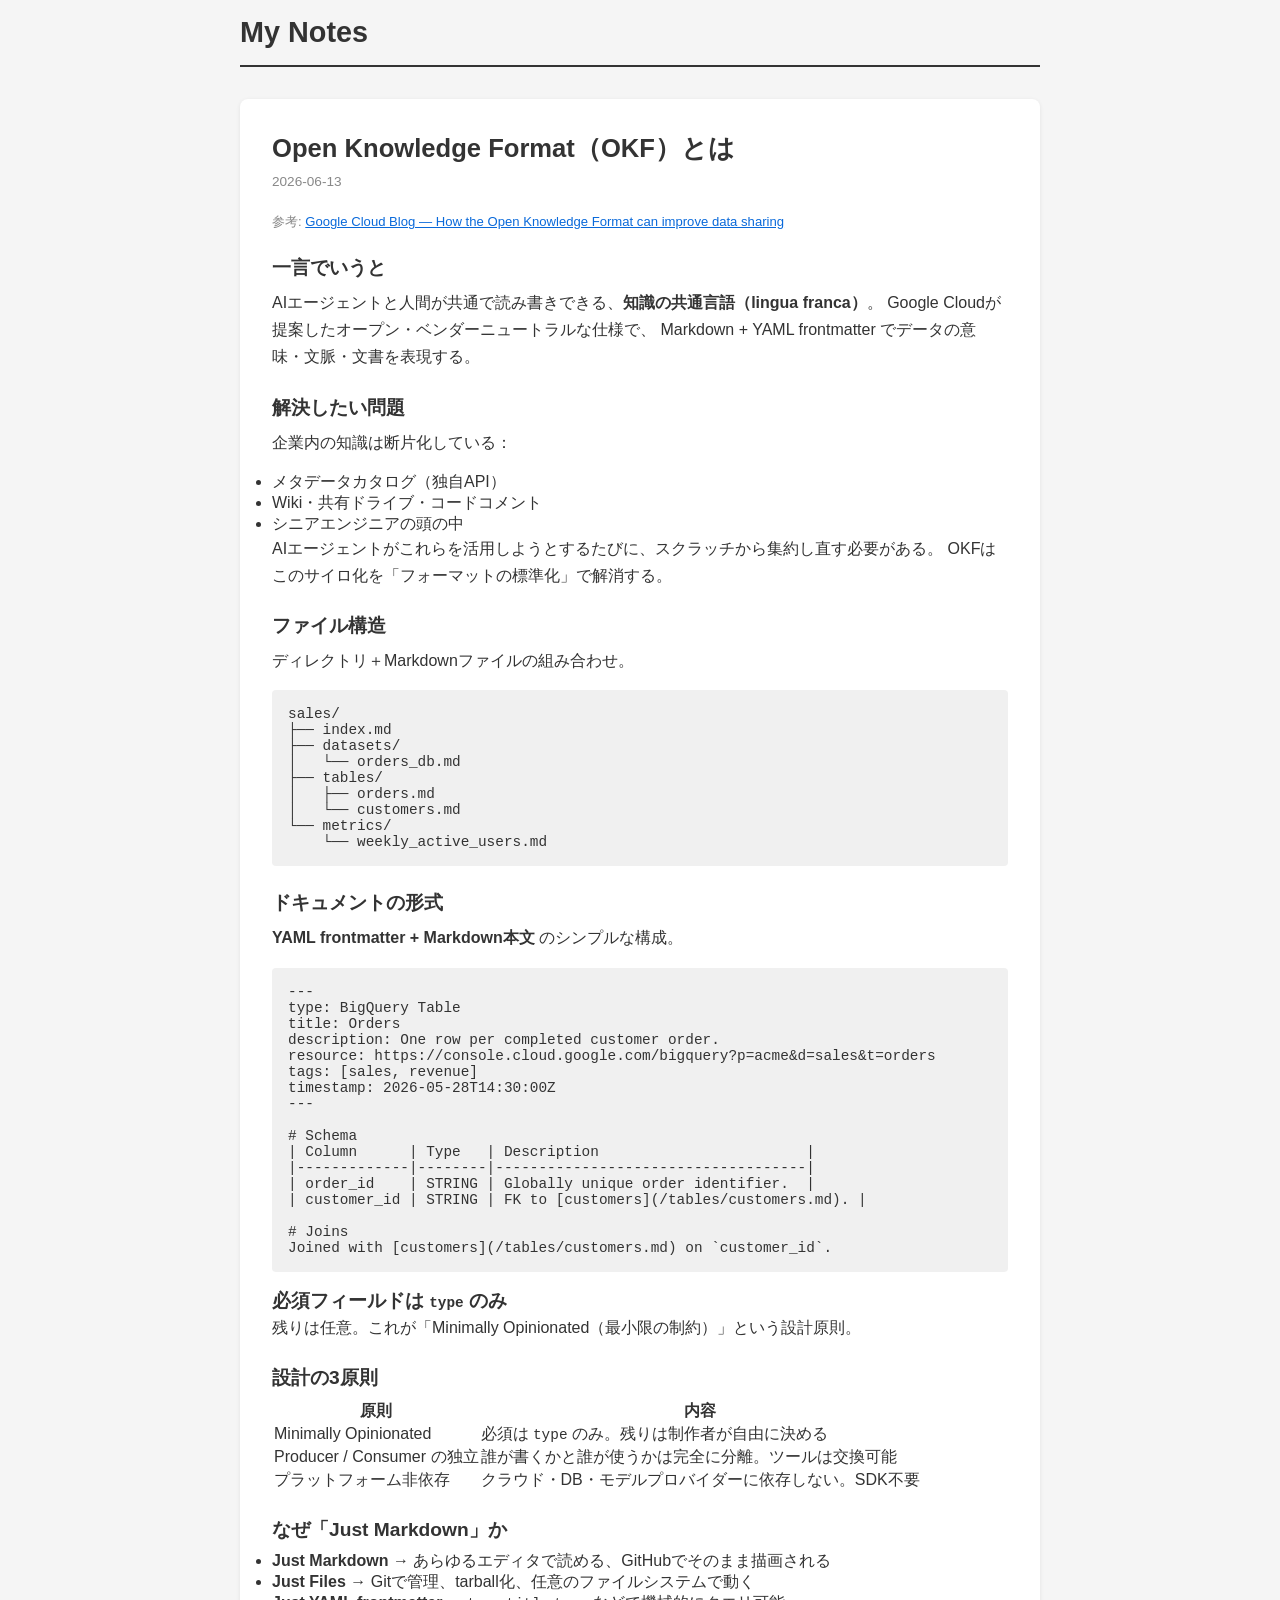
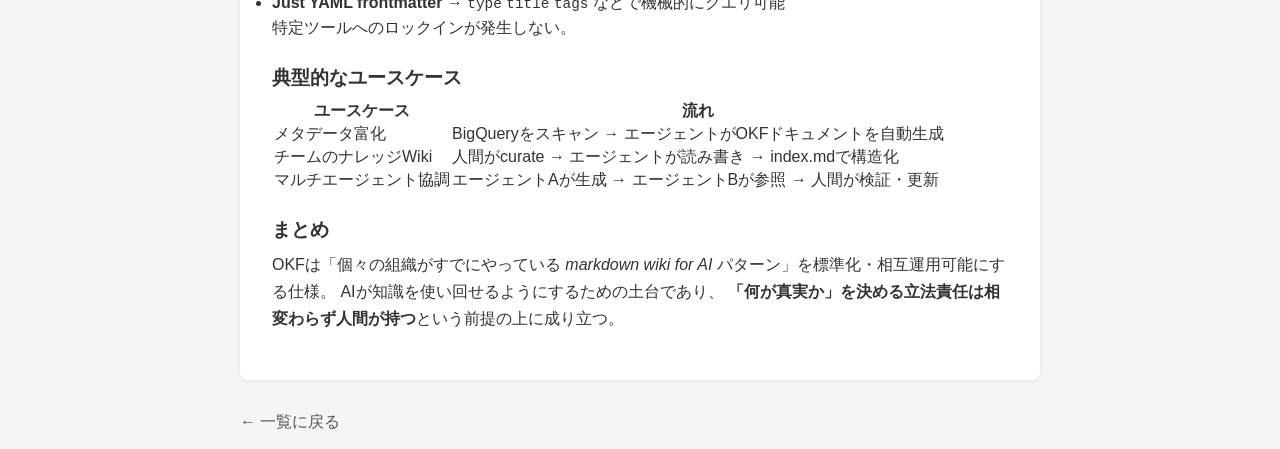
<file: notes/open-knowledge-format.html>
<!DOCTYPE html>
<html lang="ja">
<head>
  <meta charset="UTF-8">
  <meta name="viewport" content="width=device-width, initial-scale=1.0">
  <title>Open Knowledge Formatとは - My Notes</title>
  <link rel="stylesheet" href="../style.css">
</head>
<body>
  <header>
    <h1><a href="../index.html" style="text-decoration:none;color:inherit;">My Notes</a></h1>
  </header>
  <main>
    <article>
      <h1>Open Knowledge Format（OKF）とは</h1>
      <div class="date">2026-06-13</div>
      <div class="source">参考: <a href="https://cloud.google.com/blog/products/data-analytics/how-the-open-knowledge-format-can-improve-data-sharing/?hl=en" target="_blank">Google Cloud Blog — How the Open Knowledge Format can improve data sharing</a></div>

      <h2>一言でいうと</h2>
      <p>
        AIエージェントと人間が共通で読み書きできる、<strong>知識の共通言語（lingua franca）</strong>。
        Google Cloudが提案したオープン・ベンダーニュートラルな仕様で、
        Markdown + YAML frontmatter でデータの意味・文脈・文書を表現する。
      </p>

      <h2>解決したい問題</h2>
      <p>企業内の知識は断片化している：</p>
      <ul>
        <li>メタデータカタログ（独自API）</li>
        <li>Wiki・共有ドライブ・コードコメント</li>
        <li>シニアエンジニアの頭の中</li>
      </ul>
      <p>
        AIエージェントがこれらを活用しようとするたびに、スクラッチから集約し直す必要がある。
        OKFはこのサイロ化を「フォーマットの標準化」で解消する。
      </p>

      <h2>ファイル構造</h2>
      <p>ディレクトリ＋Markdownファイルの組み合わせ。</p>
      <pre><code>sales/
├── index.md
├── datasets/
│   └── orders_db.md
├── tables/
│   ├── orders.md
│   └── customers.md
└── metrics/
    └── weekly_active_users.md</code></pre>

      <h2>ドキュメントの形式</h2>
      <p><strong>YAML frontmatter + Markdown本文</strong> のシンプルな構成。</p>
      <pre><code>---
type: BigQuery Table
title: Orders
description: One row per completed customer order.
resource: https://console.cloud.google.com/bigquery?p=acme&d=sales&t=orders
tags: [sales, revenue]
timestamp: 2026-05-28T14:30:00Z
---

# Schema
| Column      | Type   | Description                        |
|-------------|--------|------------------------------------|
| order_id    | STRING | Globally unique order identifier.  |
| customer_id | STRING | FK to [customers](/tables/customers.md). |

# Joins
Joined with [customers](/tables/customers.md) on `customer_id`.</code></pre>

      <h3>必須フィールドは <code>type</code> のみ</h3>
      <p>残りは任意。これが「Minimally Opinionated（最小限の制約）」という設計原則。</p>

      <h2>設計の3原則</h2>
      <table>
        <thead>
          <tr><th>原則</th><th>内容</th></tr>
        </thead>
        <tbody>
          <tr>
            <td>Minimally Opinionated</td>
            <td>必須は <code>type</code> のみ。残りは制作者が自由に決める</td>
          </tr>
          <tr>
            <td>Producer / Consumer の独立</td>
            <td>誰が書くかと誰が使うかは完全に分離。ツールは交換可能</td>
          </tr>
          <tr>
            <td>プラットフォーム非依存</td>
            <td>クラウド・DB・モデルプロバイダーに依存しない。SDK不要</td>
          </tr>
        </tbody>
      </table>

      <h2>なぜ「Just Markdown」か</h2>
      <ul>
        <li><strong>Just Markdown</strong> → あらゆるエディタで読める、GitHubでそのまま描画される</li>
        <li><strong>Just Files</strong> → Gitで管理、tarball化、任意のファイルシステムで動く</li>
        <li><strong>Just YAML frontmatter</strong> → <code>type</code> <code>title</code> <code>tags</code> などで機械的にクエリ可能</li>
      </ul>
      <p>特定ツールへのロックインが発生しない。</p>

      <h2>典型的なユースケース</h2>
      <table>
        <thead>
          <tr><th>ユースケース</th><th>流れ</th></tr>
        </thead>
        <tbody>
          <tr>
            <td>メタデータ富化</td>
            <td>BigQueryをスキャン → エージェントがOKFドキュメントを自動生成</td>
          </tr>
          <tr>
            <td>チームのナレッジWiki</td>
            <td>人間がcurate → エージェントが読み書き → index.mdで構造化</td>
          </tr>
          <tr>
            <td>マルチエージェント協調</td>
            <td>エージェントAが生成 → エージェントBが参照 → 人間が検証・更新</td>
          </tr>
        </tbody>
      </table>

      <h2>まとめ</h2>
      <p>
        OKFは「個々の組織がすでにやっている <em>markdown wiki for AI</em> パターン」を標準化・相互運用可能にする仕様。
        AIが知識を使い回せるようにするための土台であり、
        <strong>「何が真実か」を決める立法責任は相変わらず人間が持つ</strong>という前提の上に成り立つ。
      </p>
    </article>
    <a class="back" href="../index.html">← 一覧に戻る</a>
  </main>
</body>
</html>
</file>
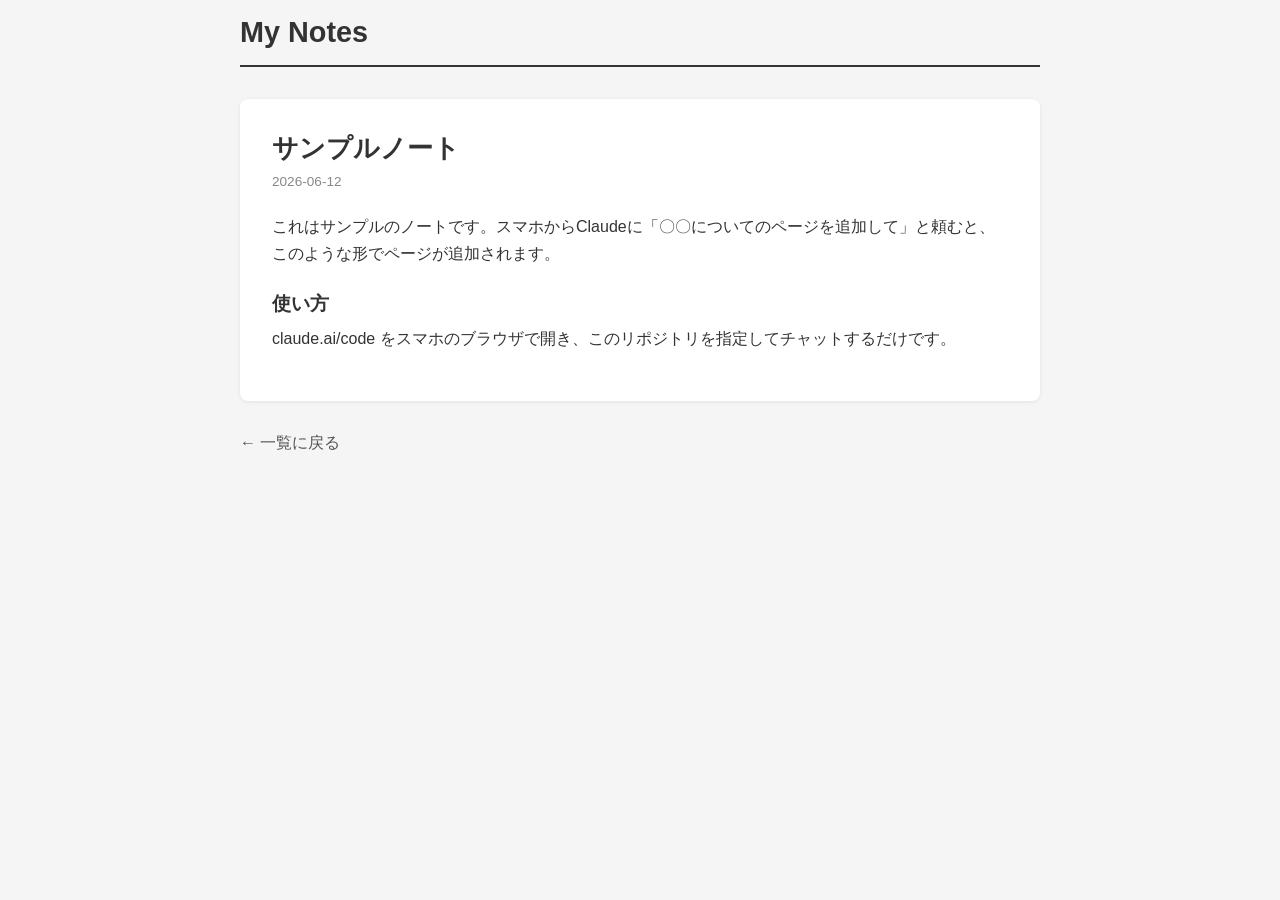
<file: notes/sample.html>
<!DOCTYPE html>
<html lang="ja">
<head>
  <meta charset="UTF-8">
  <meta name="viewport" content="width=device-width, initial-scale=1.0">
  <title>サンプルノート - My Notes</title>
  <link rel="stylesheet" href="../style.css">
</head>
<body>
  <header>
    <h1><a href="../index.html" style="text-decoration:none;color:inherit;">My Notes</a></h1>
  </header>
  <main>
    <article>
      <h1>サンプルノート</h1>
      <div class="date">2026-06-12</div>
      <p>これはサンプルのノートです。スマホからClaudeに「〇〇についてのページを追加して」と頼むと、このような形でページが追加されます。</p>
      <h2>使い方</h2>
      <p>claude.ai/code をスマホのブラウザで開き、このリポジトリを指定してチャットするだけです。</p>
    </article>
    <a class="back" href="../index.html">← 一覧に戻る</a>
  </main>
</body>
</html>
</file>
<file: style.css>
* { box-sizing: border-box; margin: 0; padding: 0; }

body {
  font-family: -apple-system, BlinkMacSystemFont, "Segoe UI", sans-serif;
  background: #f5f5f5;
  color: #333;
  padding: 1rem;
}

header {
  max-width: 800px;
  margin: 0 auto 2rem;
  padding-bottom: 1rem;
  border-bottom: 2px solid #333;
}

header h1 { font-size: 1.8rem; }

main { max-width: 800px; margin: 0 auto; }

#note-list { list-style: none; display: grid; gap: 1rem; }

#note-list li a {
  display: block;
  background: #fff;
  border-radius: 8px;
  padding: 1.2rem 1.5rem;
  text-decoration: none;
  color: inherit;
  box-shadow: 0 1px 4px rgba(0,0,0,0.08);
  transition: box-shadow 0.2s;
}

#note-list li a:hover { box-shadow: 0 3px 10px rgba(0,0,0,0.14); }

#note-list li .title { font-size: 1.1rem; font-weight: 600; margin-bottom: 0.3rem; }
#note-list li .date { font-size: 0.8rem; color: #888; }

/* ノートページ用 */
article {
  background: #fff;
  border-radius: 8px;
  padding: 2rem;
  box-shadow: 0 1px 4px rgba(0,0,0,0.08);
}

article h1 { font-size: 1.6rem; margin-bottom: 0.5rem; }
article .date { font-size: 0.85rem; color: #888; margin-bottom: 1.5rem; }
article p { line-height: 1.7; margin-bottom: 1rem; }
article h2 { font-size: 1.2rem; margin: 1.5rem 0 0.5rem; }
article pre {
  background: #f0f0f0;
  padding: 1rem;
  border-radius: 4px;
  overflow-x: auto;
  margin-bottom: 1rem;
}
article code { font-family: monospace; font-size: 0.9rem; }

a.back { display: inline-block; margin-top: 2rem; color: #555; text-decoration: none; }
a.back:hover { text-decoration: underline; }

/* タグフィルター */
#tag-filter { margin-bottom: 1.2rem; display: flex; flex-wrap: wrap; gap: 0.5rem; }

.tag-btn {
  padding: 0.3rem 0.8rem;
  border: 1px solid #ccc;
  border-radius: 999px;
  background: #fff;
  cursor: pointer;
  font-size: 0.85rem;
  transition: background 0.15s, border-color 0.15s;
}
.tag-btn:hover { background: #f0f0f0; }
.tag-btn.active { background: #333; color: #fff; border-color: #333; }

/* ノートカードのタグ表示 */
.tags { margin-top: 0.5rem; display: flex; flex-wrap: wrap; gap: 0.3rem; }
.tag {
  font-size: 0.75rem;
  background: #eee;
  border-radius: 999px;
  padding: 0.1rem 0.6rem;
  color: #555;
}

/* ソース情報 */
article .source {
  font-size: 0.82rem;
  color: #888;
  margin-bottom: 1.5rem;
}
article .source a { color: #0969da; }

/* 図解ブロック */
article figure {
  margin: 1.5rem 0;
  text-align: center;
}
article figure img {
  max-width: 100%;
  border-radius: 6px;
  border: 1px solid #e0e0e0;
}
article figure figcaption {
  font-size: 0.82rem;
  color: #888;
  margin-top: 0.4rem;
}
</file>
